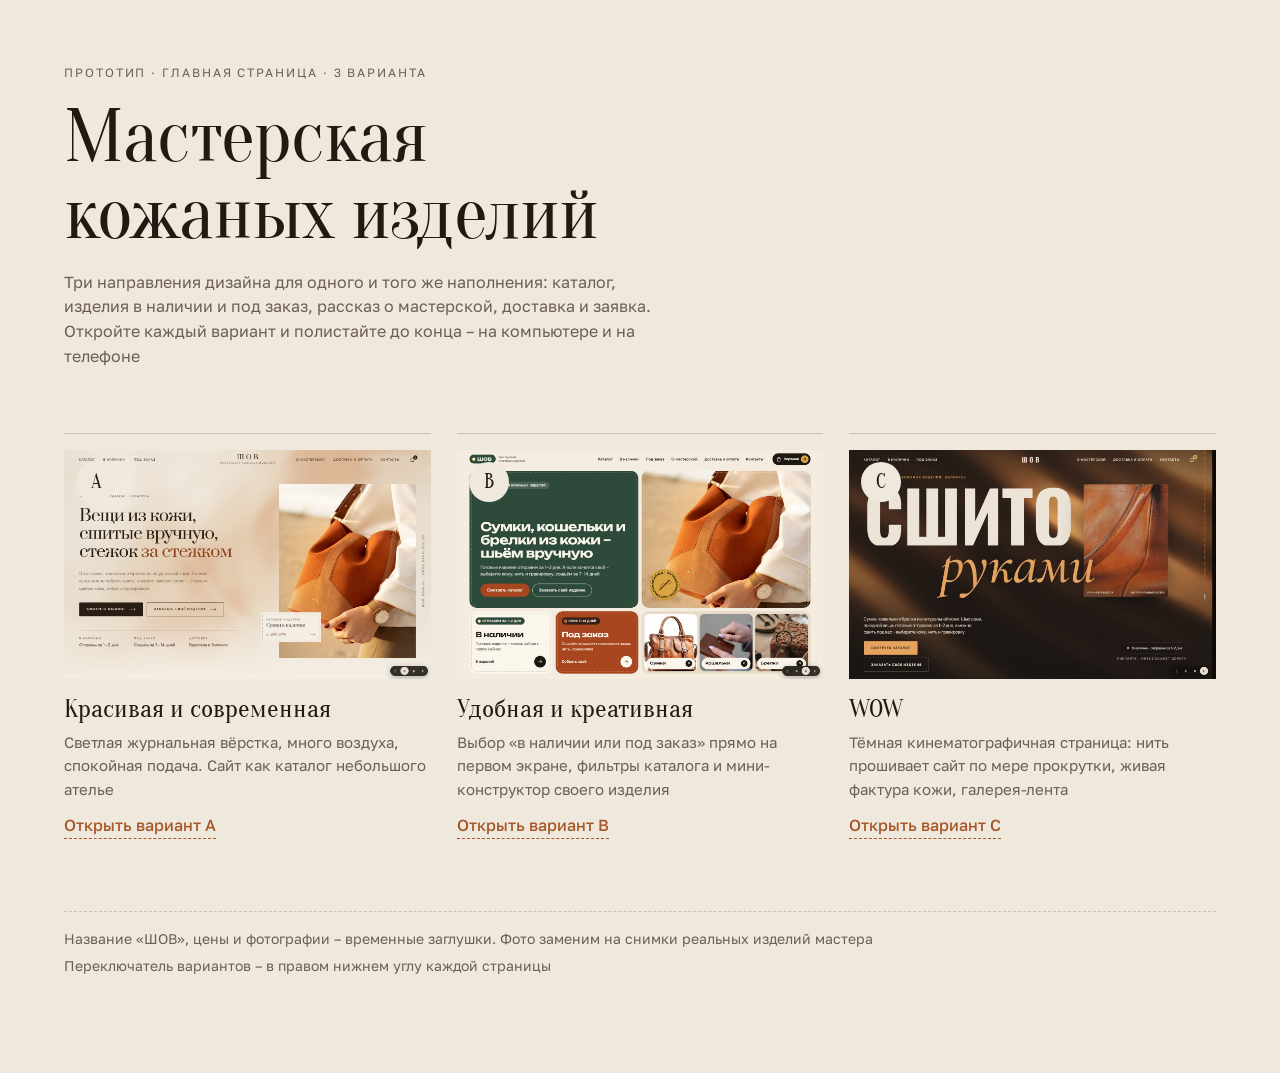
<file: index.html>
<!doctype html>
<html lang="ru">
<head>
<meta charset="utf-8">
<meta name="viewport" content="width=device-width, initial-scale=1">
<meta name="robots" content="noindex, nofollow">
<title>Мастерская кожаных изделий – три варианта главной</title>
<link rel="preconnect" href="https://fonts.googleapis.com">
<link rel="preconnect" href="https://fonts.gstatic.com" crossorigin>
<link href="https://fonts.googleapis.com/css2?family=Golos+Text:wght@400;500;600&family=Oranienbaum&display=swap" rel="stylesheet">
<style>
  :root{--bg:#efe8dc;--ink:#221913;--muted:#6d5f52;--line:rgba(34,25,19,.18);--accent:#a8572a}
  *{box-sizing:border-box;margin:0}
  body{background:var(--bg);color:var(--ink);font:400 16px/1.55 "Golos Text",sans-serif;min-height:100vh;
    padding:clamp(24px,5vw,72px) clamp(16px,5vw,72px) 96px}
  header{max-width:1200px;margin:0 auto clamp(32px,5vw,64px);display:grid;gap:16px}
  .eyebrow{font-size:12px;letter-spacing:.16em;text-transform:uppercase;color:var(--muted)}
  h1{font:400 clamp(36px,6vw,76px)/1.02 "Oranienbaum",serif;letter-spacing:-.01em;max-width:16ch}
  header p{max-width:60ch;color:var(--muted)}
  .grid{max-width:1200px;margin:0 auto;display:grid;grid-template-columns:repeat(3,1fr);gap:clamp(16px,2vw,28px)}
  .card{display:grid;grid-template-rows:auto 1fr;color:inherit;text-decoration:none;border-top:1px solid var(--line);padding-top:16px;gap:16px}
  .shot{aspect-ratio:16/10;overflow:hidden;background:#d9cfc0;position:relative}
  .shot img{width:100%;height:100%;object-fit:cover;object-position:top;display:block;transition:transform .8s cubic-bezier(.2,.7,.2,1)}
  .card:hover .shot img{transform:scale(1.04)}
  .card:focus-visible{outline:2px solid var(--accent);outline-offset:6px}
  .letter{position:absolute;left:12px;top:12px;width:40px;height:40px;border-radius:50%;display:grid;place-items:center;
    background:var(--bg);font:400 20px/1 "Oranienbaum",serif}
  h2{font:400 26px/1.15 "Oranienbaum",serif;margin-bottom:6px}
  .card p{color:var(--muted);font-size:15px}
  .go{display:inline-block;margin-top:12px;font-weight:500;color:var(--accent);border-bottom:1px dashed currentColor}
  footer{max-width:1200px;margin:clamp(40px,6vw,72px) auto 0;padding-top:16px;border-top:1px dashed var(--line);color:var(--muted);font-size:14px;display:grid;gap:6px}
  @media (max-width:860px){.grid{grid-template-columns:1fr}}
</style>
</head>
<body>
<header>
  <span class="eyebrow">Прототип · главная страница · 3 варианта</span>
  <h1>Мастерская кожаных изделий</h1>
  <p>Три направления дизайна для одного и того же наполнения: каталог, изделия в наличии и под заказ, рассказ о мастерской, доставка и заявка. Откройте каждый вариант и полистайте до конца – на компьютере и на телефоне</p>
</header>

<main class="grid">
  <a class="card" href="a.html">
    <div class="shot"><span class="letter">A</span><img src="docs/screens/a-cover.jpg" alt="Первый экран варианта A" loading="lazy"></div>
    <div>
      <h2>Красивая и современная</h2>
      <p>Светлая журнальная вёрстка, много воздуха, спокойная подача. Сайт как каталог небольшого ателье</p>
      <span class="go">Открыть вариант A</span>
    </div>
  </a>
  <a class="card" href="b.html">
    <div class="shot"><span class="letter">B</span><img src="docs/screens/b-cover.jpg" alt="Первый экран варианта B" loading="lazy"></div>
    <div>
      <h2>Удобная и креативная</h2>
      <p>Выбор «в наличии или под заказ» прямо на первом экране, фильтры каталога и мини-конструктор своего изделия</p>
      <span class="go">Открыть вариант B</span>
    </div>
  </a>
  <a class="card" href="c.html">
    <div class="shot"><span class="letter">C</span><img src="docs/screens/c-cover.jpg" alt="Первый экран варианта C" loading="lazy"></div>
    <div>
      <h2>WOW</h2>
      <p>Тёмная кинематографичная страница: нить прошивает сайт по мере прокрутки, живая фактура кожи, галерея-лента</p>
      <span class="go">Открыть вариант C</span>
    </div>
  </a>
</main>

<footer>
  <span>Название «ШОВ», цены и фотографии – временные заглушки. Фото заменим на снимки реальных изделий мастера</span>
  <span>Переключатель вариантов – в правом нижнем углу каждой страницы</span>
</footer>
</body>
</html>
</file>
